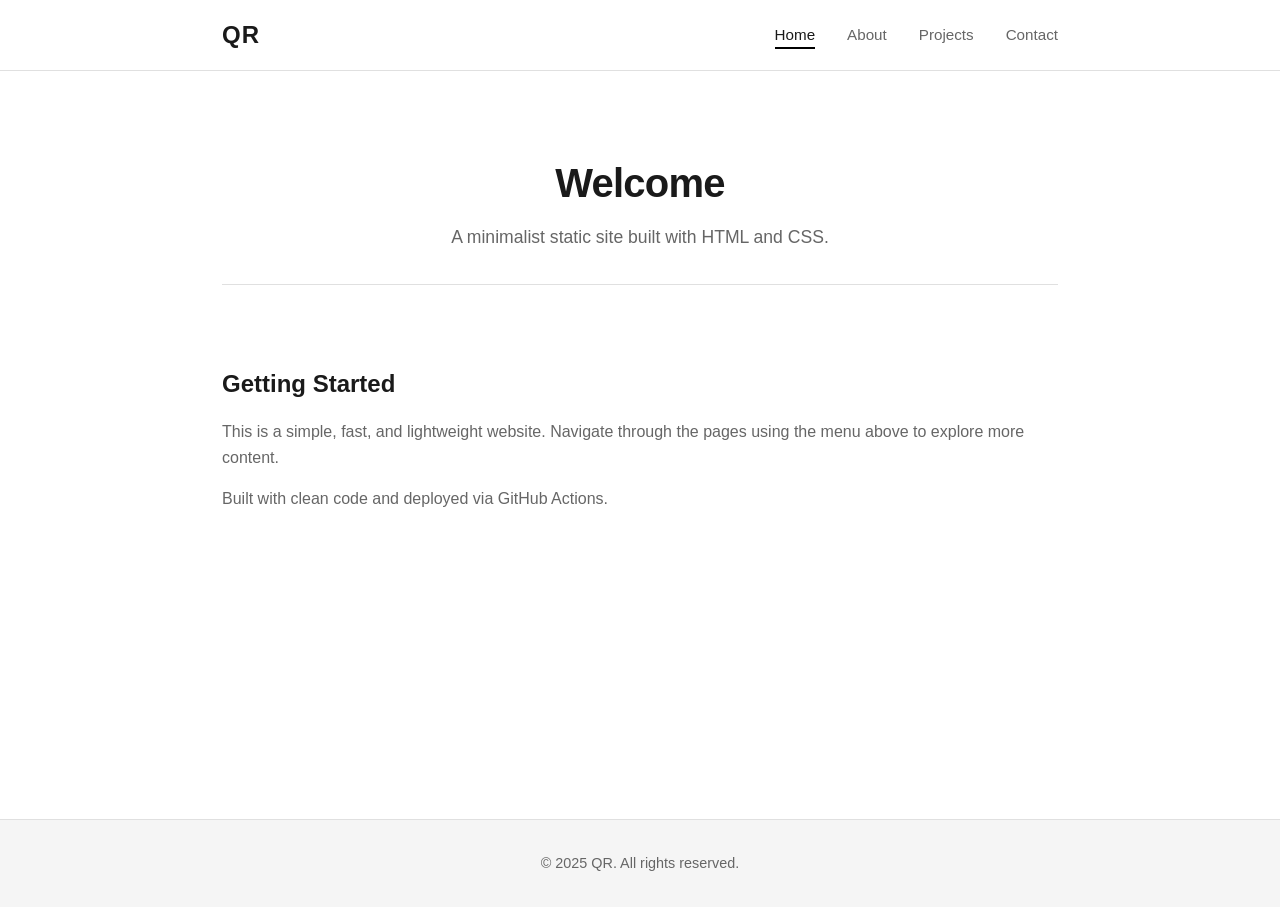
<file: index.html>
<!DOCTYPE html>
<html lang="en">
<head>
    <meta charset="UTF-8">
    <meta name="viewport" content="width=device-width, initial-scale=1.0">
    <title>Home</title>
    <link rel="stylesheet" href="styles.css">
</head>
<body>
    <nav class="navbar">
        <div class="nav-container">
            <a href="index.html" class="nav-brand">QR</a>
            <ul class="nav-menu">
                <li><a href="index.html" class="active">Home</a></li>
                <li><a href="about.html">About</a></li>
                <li><a href="projects.html">Projects</a></li>
                <li><a href="contact.html">Contact</a></li>
            </ul>
        </div>
    </nav>

    <main class="container">
        <section class="hero">
            <h1>Welcome</h1>
            <p>A minimalist static site built with HTML and CSS.</p>
        </section>

        <section class="content">
            <h2>Getting Started</h2>
            <p>This is a simple, fast, and lightweight website. Navigate through the pages using the menu above to explore more content.</p>
            <p>Built with clean code and deployed via GitHub Actions.</p>
        </section>
    </main>

    <footer class="footer">
        <p>&copy; 2025 QR. All rights reserved.</p>
    </footer>
</body>
</html>
</file>
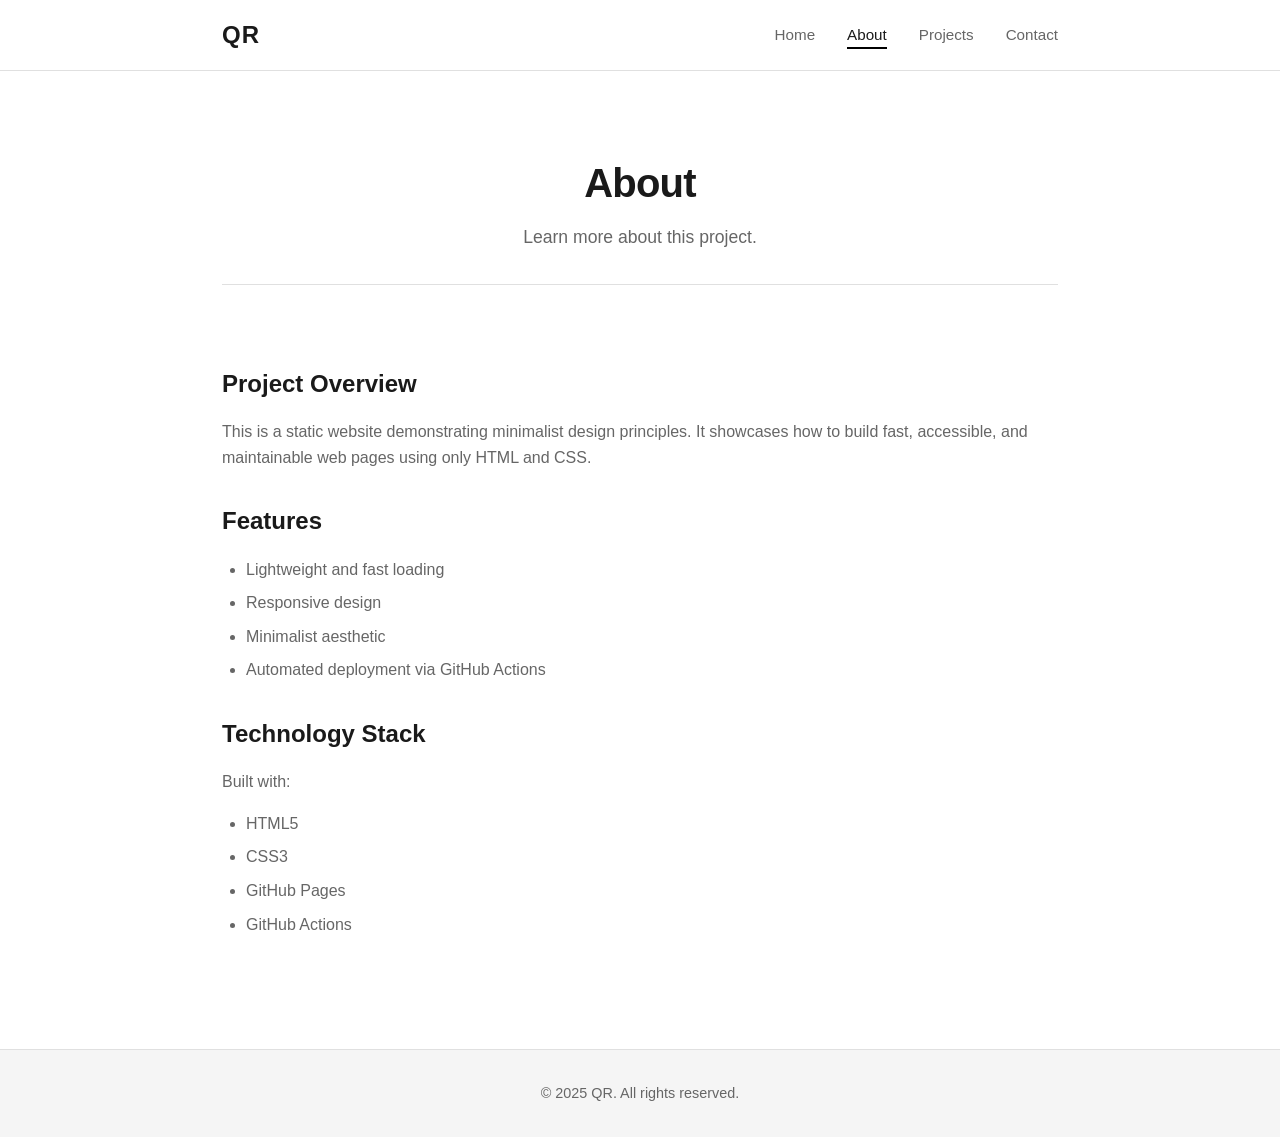
<file: about.html>
<!DOCTYPE html>
<html lang="en">
<head>
    <meta charset="UTF-8">
    <meta name="viewport" content="width=device-width, initial-scale=1.0">
    <title>About</title>
    <link rel="stylesheet" href="styles.css">
</head>
<body>
    <nav class="navbar">
        <div class="nav-container">
            <a href="index.html" class="nav-brand">QR</a>
            <ul class="nav-menu">
                <li><a href="index.html">Home</a></li>
                <li><a href="about.html" class="active">About</a></li>
                <li><a href="projects.html">Projects</a></li>
                <li><a href="contact.html">Contact</a></li>
            </ul>
        </div>
    </nav>

    <main class="container">
        <section class="hero">
            <h1>About</h1>
            <p>Learn more about this project.</p>
        </section>

        <section class="content">
            <h2>Project Overview</h2>
            <p>This is a static website demonstrating minimalist design principles. It showcases how to build fast, accessible, and maintainable web pages using only HTML and CSS.</p>
            
            <h2>Features</h2>
            <ul>
                <li>Lightweight and fast loading</li>
                <li>Responsive design</li>
                <li>Minimalist aesthetic</li>
                <li>Automated deployment via GitHub Actions</li>
            </ul>

            <h2>Technology Stack</h2>
            <p>Built with:</p>
            <ul>
                <li>HTML5</li>
                <li>CSS3</li>
                <li>GitHub Pages</li>
                <li>GitHub Actions</li>
            </ul>
        </section>
    </main>

    <footer class="footer">
        <p>&copy; 2025 QR. All rights reserved.</p>
    </footer>
</body>
</html>
</file>
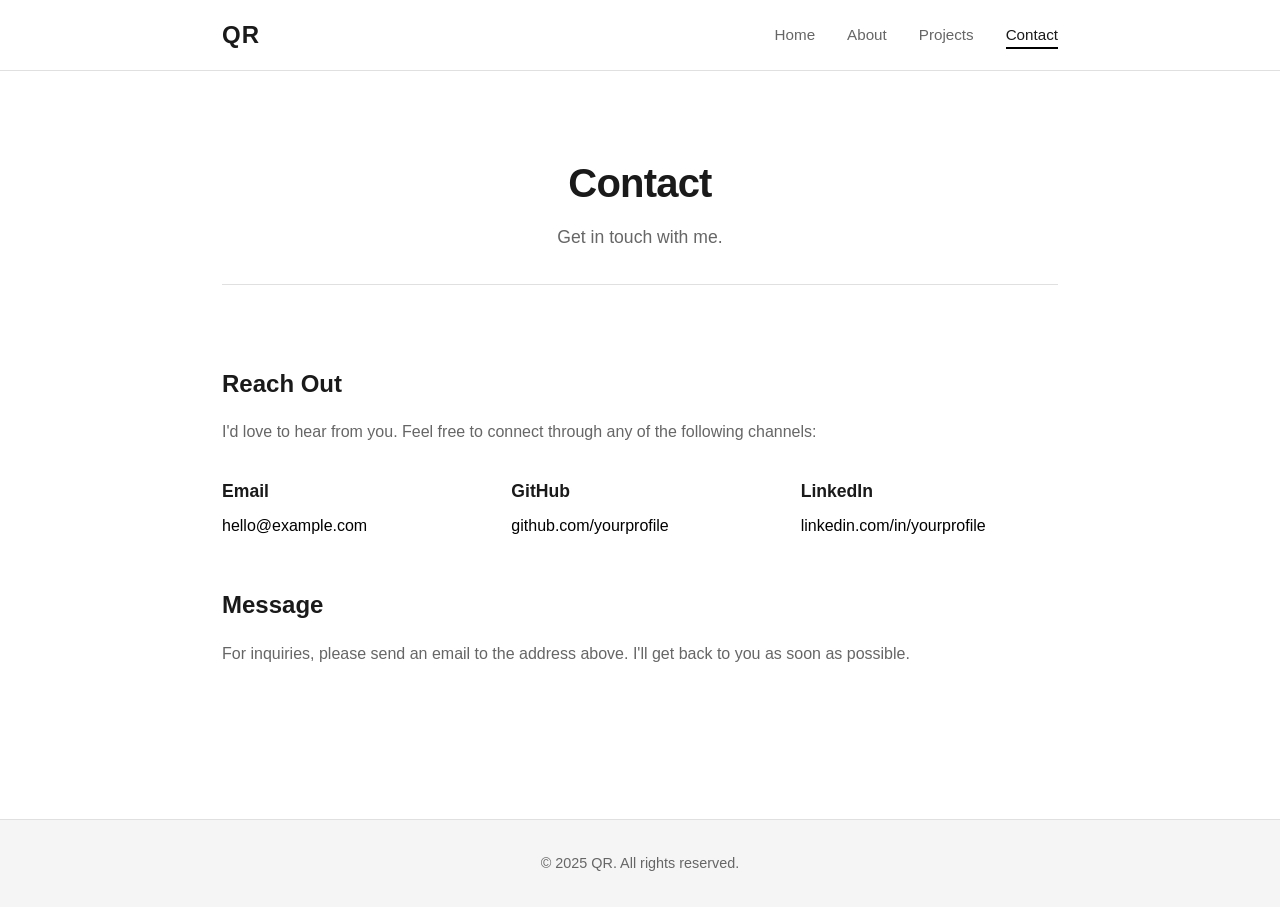
<file: contact.html>
<!DOCTYPE html>
<html lang="en">
<head>
    <meta charset="UTF-8">
    <meta name="viewport" content="width=device-width, initial-scale=1.0">
    <title>Contact</title>
    <link rel="stylesheet" href="styles.css">
</head>
<body>
    <nav class="navbar">
        <div class="nav-container">
            <a href="index.html" class="nav-brand">QR</a>
            <ul class="nav-menu">
                <li><a href="index.html">Home</a></li>
                <li><a href="about.html">About</a></li>
                <li><a href="projects.html">Projects</a></li>
                <li><a href="contact.html" class="active">Contact</a></li>
            </ul>
        </div>
    </nav>

    <main class="container">
        <section class="hero">
            <h1>Contact</h1>
            <p>Get in touch with me.</p>
        </section>

        <section class="content">
            <h2>Reach Out</h2>
            <p>I'd love to hear from you. Feel free to connect through any of the following channels:</p>

            <div class="contact-info">
                <div class="contact-item">
                    <h3>Email</h3>
                    <p><a href="mailto:hello@example.com">hello@example.com</a></p>
                </div>
                <div class="contact-item">
                    <h3>GitHub</h3>
                    <p><a href="https://github.com" target="_blank">github.com/yourprofile</a></p>
                </div>
                <div class="contact-item">
                    <h3>LinkedIn</h3>
                    <p><a href="https://linkedin.com" target="_blank">linkedin.com/in/yourprofile</a></p>
                </div>
            </div>

            <h2>Message</h2>
            <p>For inquiries, please send an email to the address above. I'll get back to you as soon as possible.</p>
        </section>
    </main>

    <footer class="footer">
        <p>&copy; 2025 QR. All rights reserved.</p>
    </footer>
</body>
</html>
</file>
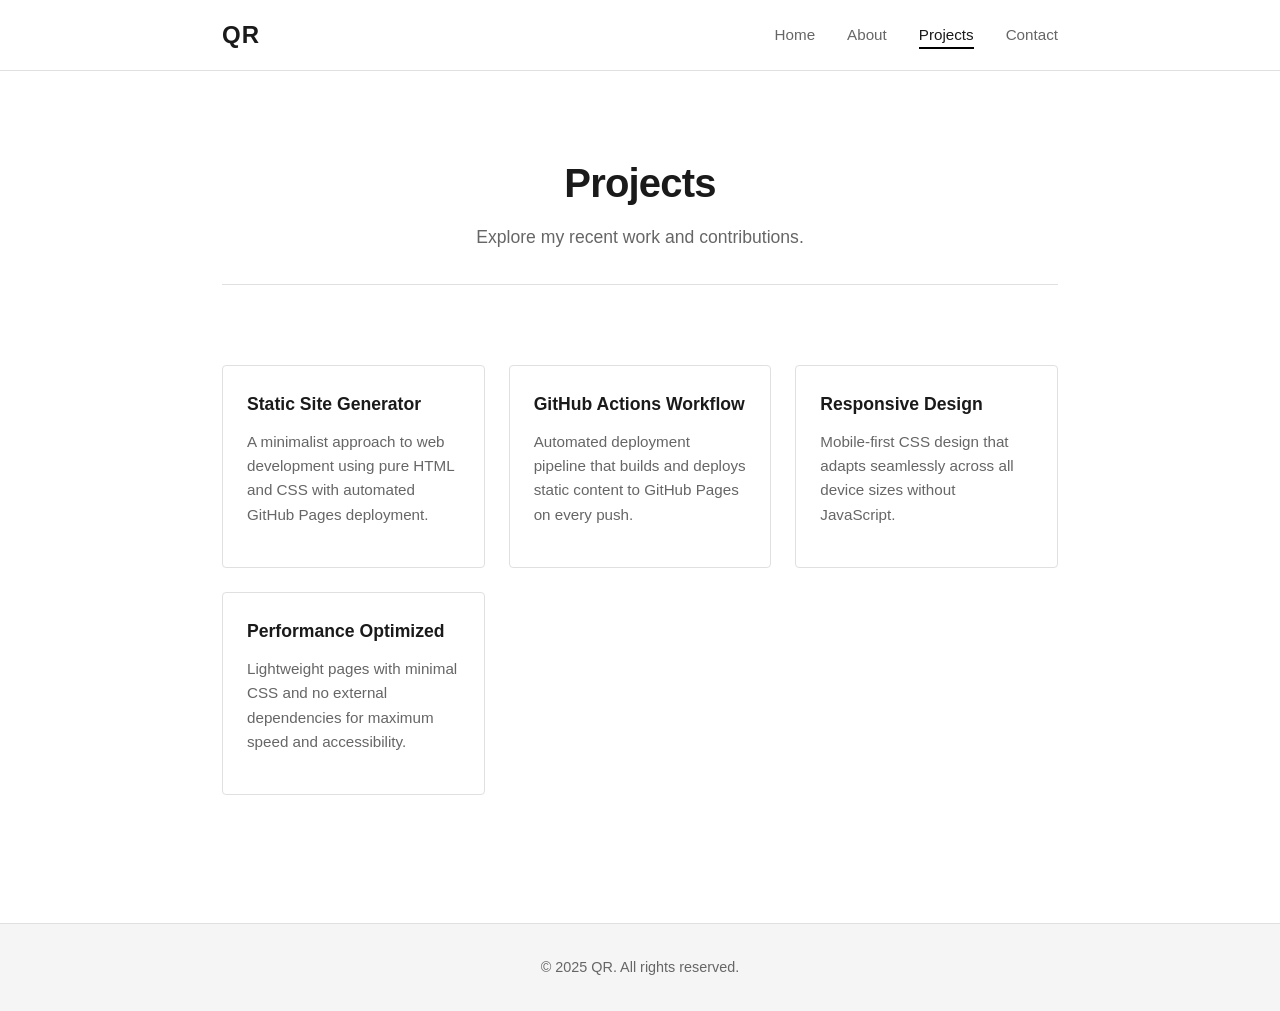
<file: projects.html>
<!DOCTYPE html>
<html lang="en">
<head>
    <meta charset="UTF-8">
    <meta name="viewport" content="width=device-width, initial-scale=1.0">
    <title>Projects</title>
    <link rel="stylesheet" href="styles.css">
</head>
<body>
    <nav class="navbar">
        <div class="nav-container">
            <a href="index.html" class="nav-brand">QR</a>
            <ul class="nav-menu">
                <li><a href="index.html">Home</a></li>
                <li><a href="about.html">About</a></li>
                <li><a href="projects.html" class="active">Projects</a></li>
                <li><a href="contact.html">Contact</a></li>
            </ul>
        </div>
    </nav>

    <main class="container">
        <section class="hero">
            <h1>Projects</h1>
            <p>Explore my recent work and contributions.</p>
        </section>

        <section class="content">
            <div class="project-grid">
                <div class="project-card">
                    <h3>Static Site Generator</h3>
                    <p>A minimalist approach to web development using pure HTML and CSS with automated GitHub Pages deployment.</p>
                </div>
                <div class="project-card">
                    <h3>GitHub Actions Workflow</h3>
                    <p>Automated deployment pipeline that builds and deploys static content to GitHub Pages on every push.</p>
                </div>
                <div class="project-card">
                    <h3>Responsive Design</h3>
                    <p>Mobile-first CSS design that adapts seamlessly across all device sizes without JavaScript.</p>
                </div>
                <div class="project-card">
                    <h3>Performance Optimized</h3>
                    <p>Lightweight pages with minimal CSS and no external dependencies for maximum speed and accessibility.</p>
                </div>
            </div>
        </section>
    </main>

    <footer class="footer">
        <p>&copy; 2025 QR. All rights reserved.</p>
    </footer>
</body>
</html>
</file>
<file: styles.css>
/* Minimalist CSS Theme */

:root {
    --bg-primary: #ffffff;
    --bg-secondary: #f5f5f5;
    --text-primary: #1a1a1a;
    --text-secondary: #666666;
    --border-color: #e0e0e0;
    --accent-color: #000000;
    --accent-hover: #333333;
}

* {
    margin: 0;
    padding: 0;
    box-sizing: border-box;
}

html {
    scroll-behavior: smooth;
}

body {
    font-family: -apple-system, BlinkMacSystemFont, 'Segoe UI', Roboto, Oxygen, Ubuntu, Cantarell, sans-serif;
    background-color: var(--bg-primary);
    color: var(--text-primary);
    line-height: 1.6;
    font-size: 16px;
}

/* Navigation */
.navbar {
    border-bottom: 1px solid var(--border-color);
    background-color: var(--bg-primary);
    position: sticky;
    top: 0;
    z-index: 100;
}

.nav-container {
    max-width: 900px;
    margin: 0 auto;
    padding: 1rem 2rem;
    display: flex;
    justify-content: space-between;
    align-items: center;
}

.nav-brand {
    font-size: 1.5rem;
    font-weight: 700;
    text-decoration: none;
    color: var(--text-primary);
    letter-spacing: 0.05em;
}

.nav-menu {
    display: flex;
    list-style: none;
    gap: 2rem;
}

.nav-menu a {
    text-decoration: none;
    color: var(--text-secondary);
    font-size: 0.95rem;
    transition: color 0.2s ease;
    border-bottom: 2px solid transparent;
    padding-bottom: 0.25rem;
}

.nav-menu a:hover,
.nav-menu a.active {
    color: var(--text-primary);
    border-bottom-color: var(--accent-color);
}

/* Main Container */
.container {
    max-width: 900px;
    margin: 0 auto;
    padding: 2rem;
    min-height: calc(100vh - 200px);
}

/* Hero Section */
.hero {
    text-align: center;
    padding: 3rem 0 2rem;
    border-bottom: 1px solid var(--border-color);
    margin-bottom: 2rem;
}

.hero h1 {
    font-size: 2.5rem;
    font-weight: 700;
    margin-bottom: 0.5rem;
    letter-spacing: -0.02em;
}

.hero p {
    font-size: 1.1rem;
    color: var(--text-secondary);
}

/* Content Section */
.content {
    padding: 1rem 0;
}

.content h2 {
    font-size: 1.5rem;
    font-weight: 600;
    margin-top: 2rem;
    margin-bottom: 1rem;
}

.content h3 {
    font-size: 1.1rem;
    font-weight: 600;
    margin-top: 1.5rem;
    margin-bottom: 0.5rem;
}

.content p {
    margin-bottom: 1rem;
    color: var(--text-secondary);
}

.content ul {
    margin-left: 1.5rem;
    margin-bottom: 1rem;
}

.content li {
    margin-bottom: 0.5rem;
    color: var(--text-secondary);
}

/* Project Grid */
.project-grid {
    display: grid;
    grid-template-columns: repeat(auto-fit, minmax(250px, 1fr));
    gap: 1.5rem;
    margin: 2rem 0;
}

.project-card {
    border: 1px solid var(--border-color);
    padding: 1.5rem;
    border-radius: 4px;
    transition: all 0.2s ease;
}

.project-card:hover {
    border-color: var(--accent-color);
    box-shadow: 0 2px 8px rgba(0, 0, 0, 0.05);
}

.project-card h3 {
    margin-top: 0;
    margin-bottom: 0.75rem;
}

.project-card p {
    font-size: 0.95rem;
}

/* Contact Info */
.contact-info {
    display: grid;
    grid-template-columns: repeat(auto-fit, minmax(200px, 1fr));
    gap: 2rem;
    margin: 2rem 0;
}

.contact-item h3 {
    margin-top: 0;
    margin-bottom: 0.5rem;
}

.contact-item a {
    color: var(--accent-color);
    text-decoration: none;
    border-bottom: 1px solid transparent;
    transition: border-color 0.2s ease;
}

.contact-item a:hover {
    border-bottom-color: var(--accent-color);
}

/* Footer */
.footer {
    border-top: 1px solid var(--border-color);
    background-color: var(--bg-secondary);
    text-align: center;
    padding: 2rem;
    margin-top: 3rem;
    color: var(--text-secondary);
    font-size: 0.9rem;
}

/* Responsive Design */
@media (max-width: 768px) {
    .nav-container {
        flex-direction: column;
        gap: 1rem;
    }

    .nav-menu {
        gap: 1rem;
        flex-wrap: wrap;
        justify-content: center;
    }

    .container {
        padding: 1rem;
    }

    .hero h1 {
        font-size: 2rem;
    }

    .hero p {
        font-size: 1rem;
    }

    .content h2 {
        font-size: 1.3rem;
    }

    .project-grid {
        grid-template-columns: 1fr;
    }

    .contact-info {
        grid-template-columns: 1fr;
    }
}

@media (max-width: 480px) {
    .nav-brand {
        font-size: 1.2rem;
    }

    .nav-menu {
        gap: 0.75rem;
    }

    .nav-menu a {
        font-size: 0.85rem;
    }

    .hero h1 {
        font-size: 1.5rem;
    }

    .content h2 {
        font-size: 1.1rem;
    }
}
</file>
